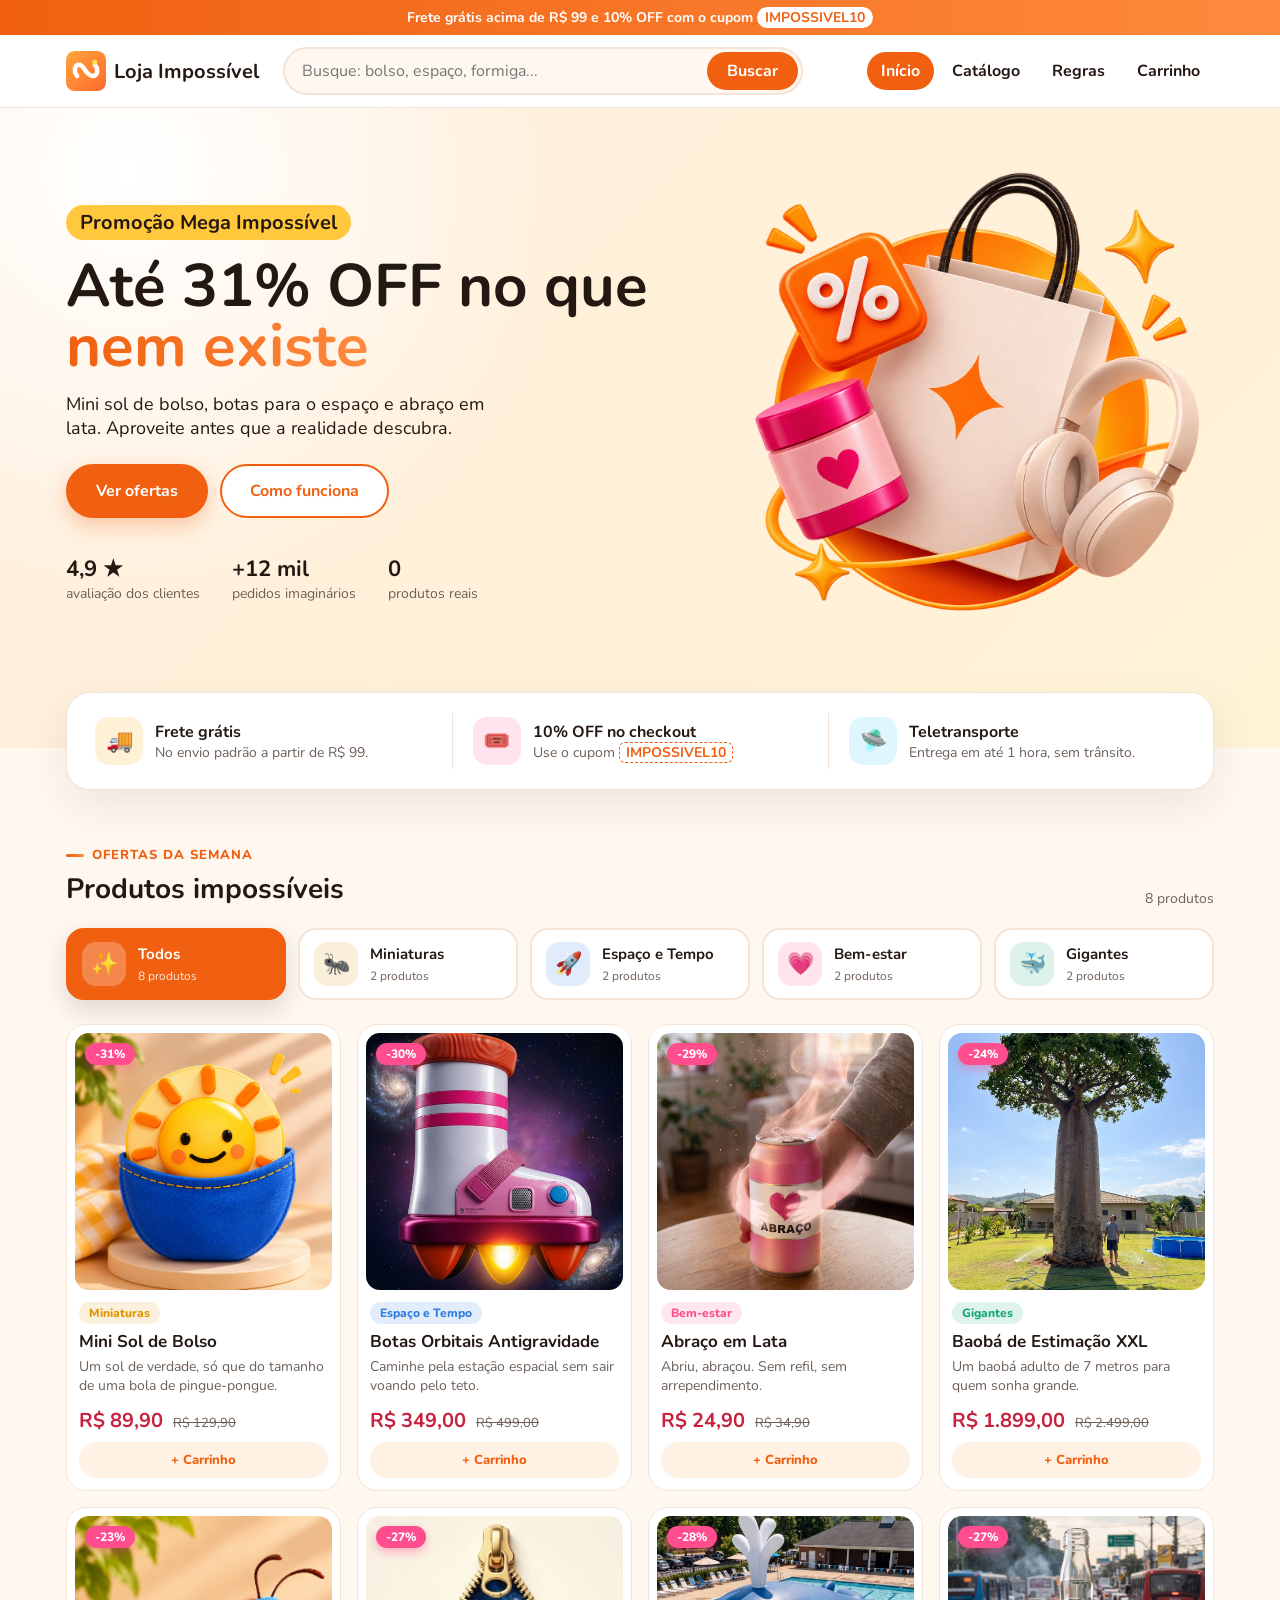
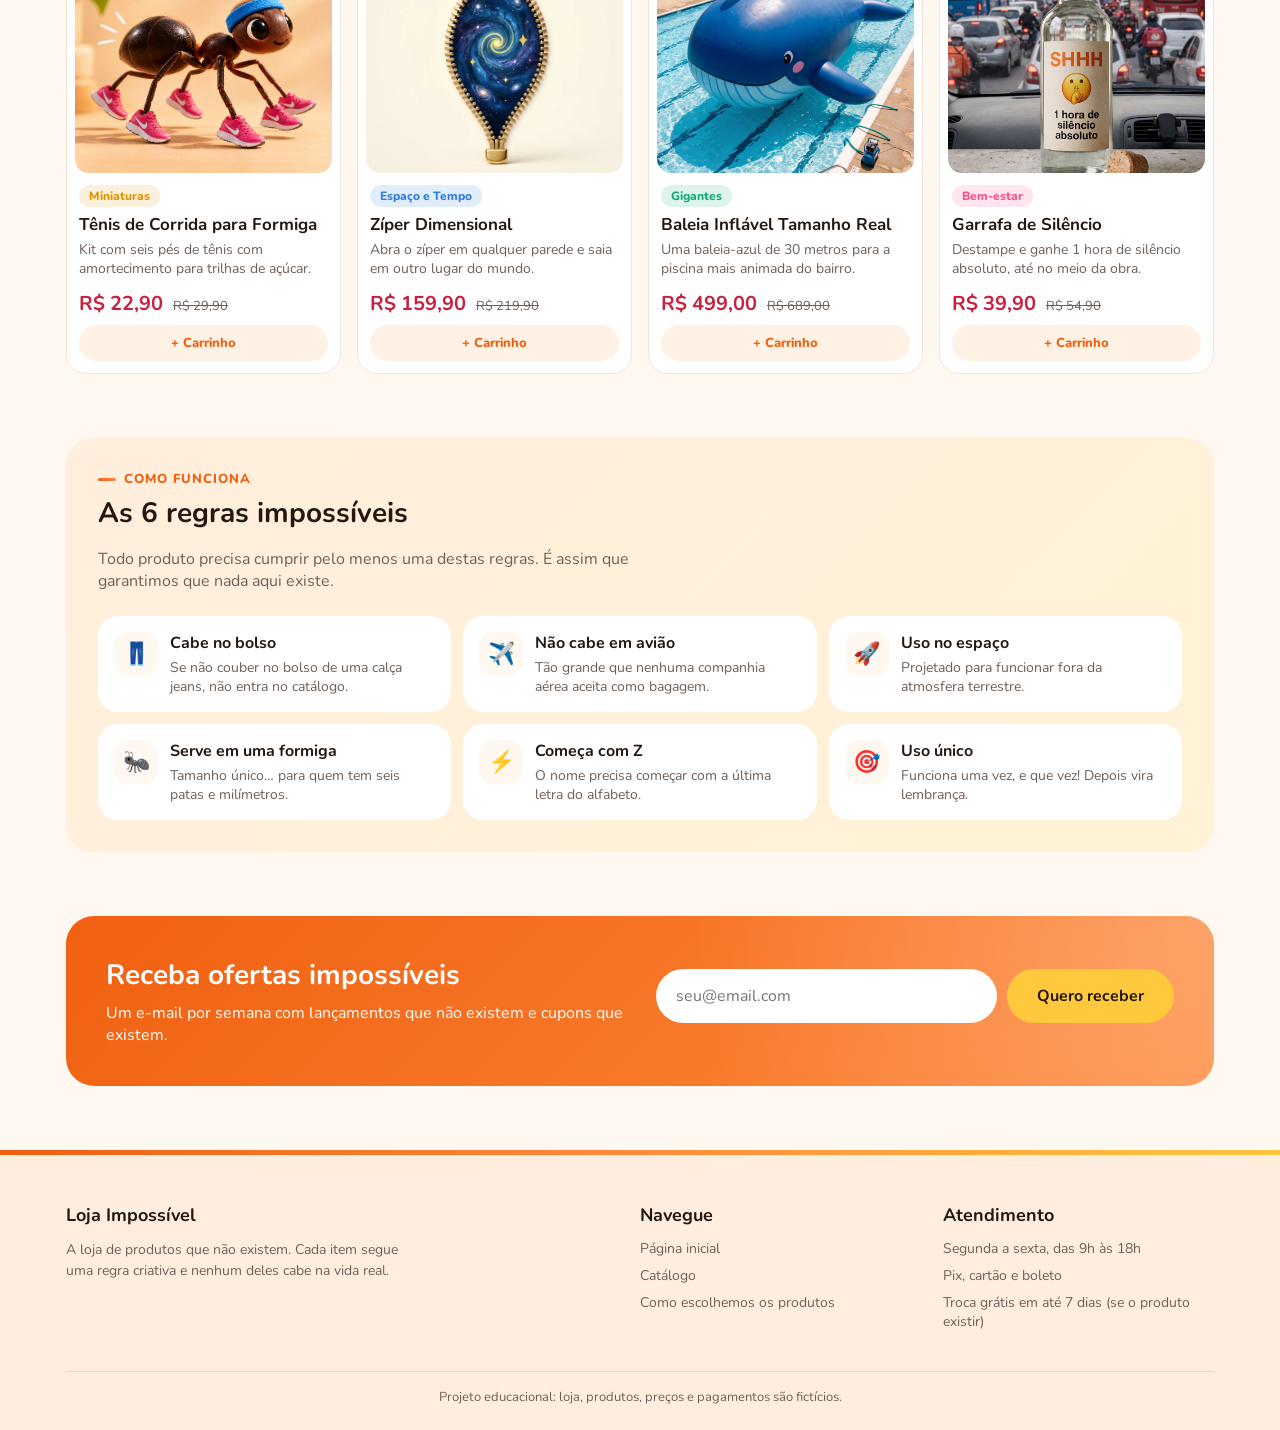
<file: index.html>
<!DOCTYPE html>
<html lang="pt-br">
<head>
    <meta charset="UTF-8">
    <meta name="viewport" content="width=device-width, initial-scale=1.0">
    <title>Loja Impossível</title>
    <link rel="preconnect" href="https://fonts.googleapis.com">
    <link rel="preconnect" href="https://fonts.gstatic.com" crossorigin>
    <link rel="stylesheet" href="https://fonts.googleapis.com/css2?family=Nunito:wght@400;700;800&display=swap">
    <link rel="stylesheet" href="css/styles.css">
    <link rel="icon" href="img/favicon.svg" type="image/svg+xml">
</head>
<body>

    <p class="faixa-promo">
        Frete grátis acima de R$ 99 e 10% OFF com o cupom <strong>IMPOSSIVEL10</strong>
    </p>

    <header>
        <div class="container cabecalho-linha">

            <a class="logo" href="index.html"><img src="img/favicon.svg" alt="">Loja Impossível</a>

            <form class="busca" action="index.html">
                <label class="sr-only" for="busca">Buscar produtos</label>
                <input type="search" id="busca" name="busca" placeholder="Busque: bolso, espaço, formiga...">
                <button>Buscar</button>
            </form>

            <nav class="menu">
                <ul>
                    <li><a href="index.html" aria-current="page">Início</a></li>
                    <li><a href="index.html#catalogo">Catálogo</a></li>
                    <li><a href="index.html#regras">Regras</a></li>
                    <li><a href="pages/checkout.html">Carrinho <span class="carrinho-contador" hidden>0</span></a></li>
                </ul>
            </nav>

        </div>
    </header>

    <main>

        <section class="destaque">
            <div class="container destaque-conteudo">
                <div class="destaque-texto">
                    <p class="destaque-selo">Promoção Mega Impossível</p>
                    <h1>Até 31% OFF no que <span class="destaque-cor">nem existe</span></h1>
                    <p class="destaque-descricao">Mini sol de bolso, botas para o espaço e abraço em lata. Aproveite antes que a realidade descubra.</p>
                    <div class="destaque-botoes">
                        <a class="botao" href="#catalogo">Ver ofertas</a>
                        <a class="botao botao-claro" href="#regras">Como funciona</a>
                    </div>
                    <ul class="destaque-provas">
                        <li><strong>4,9 ★</strong> avaliação dos clientes</li>
                        <li><strong>+12 mil</strong> pedidos imaginários</li>
                        <li><strong>0</strong> produtos reais</li>
                    </ul>
                </div>
                <img class="destaque-imagem" src="img/sacola.png" alt="Sacola de compras cercada de ofertas: selo de desconto, pote com coração e fone de ouvido">
            </div>
        </section>

        <div class="container">

            <ul class="vantagens" aria-label="Vantagens">
                <li>
                    <span class="vantagens-icone" aria-hidden="true">🚚</span>
                    <div>
                        <strong>Frete grátis</strong>
                        <p>No envio padrão a partir de R$ 99.</p>
                    </div>
                </li>
                <li>
                    <span class="vantagens-icone" aria-hidden="true">🎟️</span>
                    <div>
                        <strong>10% OFF no checkout</strong>
                        <p>Use o cupom <strong>IMPOSSIVEL10</strong></p>
                    </div>
                </li>
                <li>
                    <span class="vantagens-icone" aria-hidden="true">🛸</span>
                    <div>
                        <strong>Teletransporte</strong>
                        <p>Entrega em até 1 hora, sem trânsito.</p>
                    </div>
                </li>
            </ul>

            <section class="secao" id="catalogo">
                <div class="secao-topo">
                    <div>
                        <p class="secao-rotulo">Ofertas da semana</p>
                        <h2>Produtos impossíveis</h2>
                    </div>
                    <p class="catalogo-contagem"></p>
                </div>

                <div class="filtros" role="group" aria-label="Filtrar por categoria"></div>

                <div class="produtos"></div>

                <p class="catalogo-vazio" hidden>Nenhum produto encontrado. Tente outra palavra ou categoria.</p>
            </section>

            <section class="secao regras" id="regras">
                <p class="secao-rotulo">Como funciona</p>
                <h2>As 6 regras impossíveis</h2>
                <p class="regras-intro">Todo produto precisa cumprir pelo menos uma destas regras. É assim que garantimos que nada aqui existe.</p>

                <ul class="regras-lista">
                    <li>
                        <span class="regras-icone" aria-hidden="true">👖</span>
                        <div>
                            <strong>Cabe no bolso</strong>
                            <p>Se não couber no bolso de uma calça jeans, não entra no catálogo.</p>
                        </div>
                    </li>
                    <li>
                        <span class="regras-icone" aria-hidden="true">✈️</span>
                        <div>
                            <strong>Não cabe em avião</strong>
                            <p>Tão grande que nenhuma companhia aérea aceita como bagagem.</p>
                        </div>
                    </li>
                    <li>
                        <span class="regras-icone" aria-hidden="true">🚀</span>
                        <div>
                            <strong>Uso no espaço</strong>
                            <p>Projetado para funcionar fora da atmosfera terrestre.</p>
                        </div>
                    </li>
                    <li>
                        <span class="regras-icone" aria-hidden="true">🐜</span>
                        <div>
                            <strong>Serve em uma formiga</strong>
                            <p>Tamanho único… para quem tem seis patas e milímetros.</p>
                        </div>
                    </li>
                    <li>
                        <span class="regras-icone" aria-hidden="true">⚡</span>
                        <div>
                            <strong>Começa com Z</strong>
                            <p>O nome precisa começar com a última letra do alfabeto.</p>
                        </div>
                    </li>
                    <li>
                        <span class="regras-icone" aria-hidden="true">🎯</span>
                        <div>
                            <strong>Uso único</strong>
                            <p>Funciona uma vez, e que vez! Depois vira lembrança.</p>
                        </div>
                    </li>
                </ul>
            </section>

            <section class="secao novidades">
                <div class="novidades-texto">
                    <h2>Receba ofertas impossíveis</h2>
                    <p>Um e-mail por semana com lançamentos que não existem e cupons que existem.</p>
                </div>
                <form class="novidades-form" novalidate>
                    <label class="sr-only" for="novidades-email">Seu e-mail</label>
                    <input type="email" id="novidades-email" name="email" placeholder="seu@email.com">
                    <button class="botao" type="submit">Quero receber</button>
                    <p class="novidades-mensagem" role="status"></p>
                </form>
            </section>

        </div>

    </main>

    <footer>
        <div class="container">

            <div class="rodape-grade">

                <section>
                    <h2>Loja Impossível</h2>
                    <p>A loja de produtos que não existem. Cada item segue uma regra criativa e nenhum deles cabe na vida real.</p>
                </section>

                <nav>
                    <h2>Navegue</h2>
                    <ul>
                        <li><a href="index.html">Página inicial</a></li>
                        <li><a href="index.html#catalogo">Catálogo</a></li>
                        <li><a href="index.html#regras">Como escolhemos os produtos</a></li>
                    </ul>
                </nav>

                <section>
                    <h2>Atendimento</h2>
                    <ul>
                        <li>Segunda a sexta, das 9h às 18h</li>
                        <li>Pix, cartão e boleto</li>
                        <li>Troca grátis em até 7 dias (se o produto existir)</li>
                    </ul>
                </section>

            </div>

            <p class="rodape-aviso">Projeto educacional: loja, produtos, preços e pagamentos são fictícios.</p>

        </div>
    </footer>

    <script src="js/produtos.js"></script>
    <script src="js/carrinho.js"></script>
    <script src="js/index.js"></script>

</body>
</html>
</file>
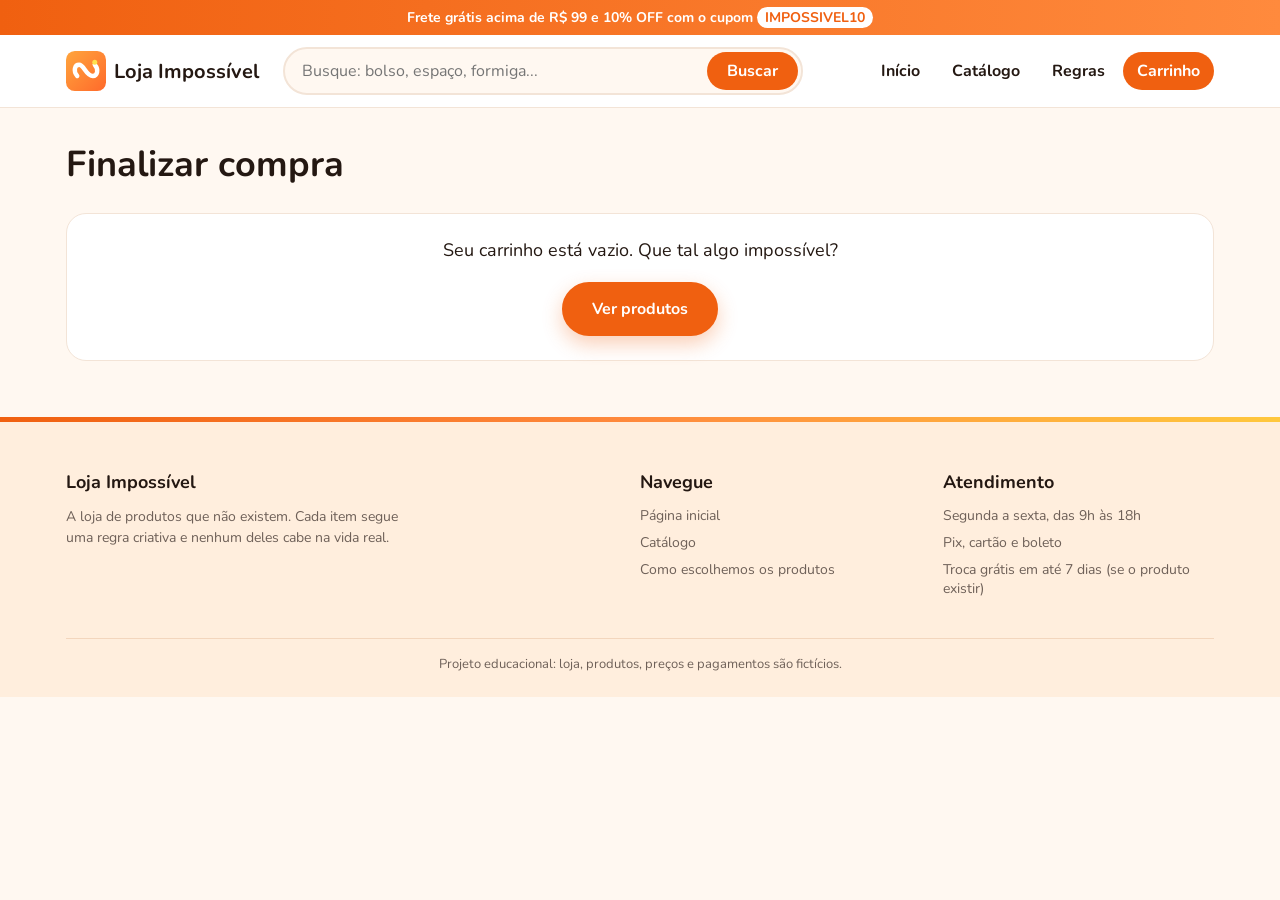
<file: pages/checkout.html>
<!DOCTYPE html>
<html lang="pt-br">
<head>
    <meta charset="UTF-8">
    <meta name="viewport" content="width=device-width, initial-scale=1.0">
    <title>Finalizar compra | Loja Impossível</title>
    <link rel="preconnect" href="https://fonts.googleapis.com">
    <link rel="preconnect" href="https://fonts.gstatic.com" crossorigin>
    <link rel="stylesheet" href="https://fonts.googleapis.com/css2?family=Nunito:wght@400;700;800&display=swap">
    <link rel="stylesheet" href="../css/styles.css">
    <link rel="icon" href="../img/favicon.svg" type="image/svg+xml">
</head>
<body>

    <p class="faixa-promo">
        Frete grátis acima de R$ 99 e 10% OFF com o cupom <strong>IMPOSSIVEL10</strong>
    </p>

    <header>
        <div class="container cabecalho-linha">

            <a class="logo" href="../index.html"><img src="../img/favicon.svg" alt="">Loja Impossível</a>

            <form class="busca" action="../index.html">
                <label class="sr-only" for="busca">Buscar produtos</label>
                <input type="search" id="busca" name="busca" placeholder="Busque: bolso, espaço, formiga...">
                <button>Buscar</button>
            </form>

            <nav class="menu">
                <ul>
                    <li><a href="../index.html">Início</a></li>
                    <li><a href="../index.html#catalogo">Catálogo</a></li>
                    <li><a href="../index.html#regras">Regras</a></li>
                    <li><a href="checkout.html" aria-current="page">Carrinho <span class="carrinho-contador" hidden>0</span></a></li>
                </ul>
            </nav>

        </div>
    </header>

    <main class="pagina">
        <div class="container">

            <h1 class="pagina-titulo">Finalizar compra</h1>

            <section class="carrinho-vazio painel" hidden>
                <p>Seu carrinho está vazio. Que tal algo impossível?</p>
                <a class="botao" href="../index.html#catalogo">Ver produtos</a>
            </section>

            <div class="checkout">

                <form class="checkout-form" novalidate>

                    <fieldset class="painel">
                        <legend>1. Seus dados</legend>

                        <div class="campo">
                            <label for="nome">Nome completo</label>
                            <input type="text" id="nome" name="nome" autocomplete="name">
                            <p class="campo-erro"></p>
                        </div>

                        <div class="campos-linha">
                            <div class="campo">
                                <label for="email">E-mail</label>
                                <input type="email" id="email" name="email" autocomplete="email">
                                <p class="campo-erro"></p>
                            </div>
                            <div class="campo">
                                <label for="telefone">Celular</label>
                                <input type="tel" id="telefone" name="telefone" autocomplete="tel" placeholder="(11) 91234-5678">
                                <p class="campo-erro"></p>
                            </div>
                        </div>
                    </fieldset>

                    <fieldset class="painel">
                        <legend>2. Entrega</legend>

                        <div class="campos-linha">
                            <div class="campo">
                                <label for="cep">CEP</label>
                                <input type="text" id="cep" name="cep" inputmode="numeric" placeholder="00000-000" maxlength="9" autocomplete="postal-code">
                                <p class="campo-erro"></p>
                                <p class="campo-info" role="status"></p>
                            </div>
                            <div class="campo">
                                <label for="cidade">Cidade / UF</label>
                                <input type="text" id="cidade" name="cidade" placeholder="São Paulo / SP">
                                <p class="campo-erro"></p>
                            </div>
                        </div>

                        <div class="campos-linha">
                            <div class="campo campo-largo">
                                <label for="endereco">Endereço</label>
                                <input type="text" id="endereco" name="endereco" autocomplete="street-address">
                                <p class="campo-erro"></p>
                            </div>
                            <div class="campo">
                                <label for="numero">Número</label>
                                <input type="text" id="numero" name="numero">
                                <p class="campo-erro"></p>
                            </div>
                        </div>

                        <p class="opcoes-titulo">Tipo de entrega</p>
                        <div class="opcoes">
                            <label class="opcao">
                                <input type="radio" name="frete" value="padrao" checked>
                                <span>
                                    <strong>Padrão</strong>
                                    <small>5 a 7 dias úteis · grátis acima de R$ 99</small>
                                </span>
                                <span class="opcao-preco" data-frete="padrao"></span>
                            </label>
                            <label class="opcao">
                                <input type="radio" name="frete" value="teletransporte">
                                <span>
                                    <strong>Teletransporte</strong>
                                    <small>Em até 1 hora, sem trânsito</small>
                                </span>
                                <span class="opcao-preco" data-frete="teletransporte"></span>
                            </label>
                        </div>
                    </fieldset>

                    <fieldset class="painel">
                        <legend>3. Pagamento</legend>

                        <div class="opcoes">
                            <label class="opcao">
                                <input type="radio" name="pagamento" value="pix" checked>
                                <span><strong>Pix</strong><small>Aprovação na hora</small></span>
                            </label>
                            <label class="opcao">
                                <input type="radio" name="pagamento" value="cartao">
                                <span><strong>Cartão de crédito</strong><small>Até 10x sem juros</small></span>
                            </label>
                            <label class="opcao">
                                <input type="radio" name="pagamento" value="boleto">
                                <span><strong>Boleto</strong><small>Vence em 3 dias úteis</small></span>
                            </label>
                        </div>

                        <div class="cartao-campos" hidden>
                            <div class="campo">
                                <label for="cartao-numero">Número do cartão</label>
                                <input type="text" id="cartao-numero" name="cartao-numero" inputmode="numeric" placeholder="0000 0000 0000 0000" maxlength="19" autocomplete="cc-number">
                                <p class="campo-erro"></p>
                            </div>
                            <div class="campos-linha">
                                <div class="campo">
                                    <label for="cartao-validade">Validade</label>
                                    <input type="text" id="cartao-validade" name="cartao-validade" inputmode="numeric" placeholder="MM/AA" maxlength="5" autocomplete="cc-exp">
                                    <p class="campo-erro"></p>
                                </div>
                                <div class="campo">
                                    <label for="cartao-cvv">CVV</label>
                                    <input type="text" id="cartao-cvv" name="cartao-cvv" inputmode="numeric" placeholder="123" maxlength="3" autocomplete="cc-csc">
                                    <p class="campo-erro"></p>
                                </div>
                            </div>
                        </div>
                    </fieldset>

                    <button class="botao botao-grande" type="submit">Confirmar pedido</button>
                </form>

                <aside class="resumo painel">
                    <h2>Resumo do pedido</h2>

                    <ul class="resumo-itens"></ul>

                    <form class="cupom">
                        <label for="cupom">Cupom de desconto</label>
                        <div class="cupom-linha">
                            <input type="text" id="cupom" name="cupom" placeholder="IMPOSSIVEL10">
                            <button type="submit">Aplicar</button>
                        </div>
                        <p class="cupom-mensagem" role="status"></p>
                    </form>

                    <dl class="resumo-totais">
                        <div><dt>Subtotal</dt><dd class="total-subtotal"></dd></div>
                        <div><dt>Desconto</dt><dd class="total-desconto"></dd></div>
                        <div><dt>Frete</dt><dd class="total-frete"></dd></div>
                        <div class="resumo-total"><dt>Total</dt><dd class="total-geral"></dd></div>
                    </dl>
                </aside>

            </div>

        </div>
    </main>

    <footer>
        <div class="container">

            <div class="rodape-grade">

                <section>
                    <h2>Loja Impossível</h2>
                    <p>A loja de produtos que não existem. Cada item segue uma regra criativa e nenhum deles cabe na vida real.</p>
                </section>

                <nav>
                    <h2>Navegue</h2>
                    <ul>
                        <li><a href="../index.html">Página inicial</a></li>
                        <li><a href="../index.html#catalogo">Catálogo</a></li>
                        <li><a href="../index.html#regras">Como escolhemos os produtos</a></li>
                    </ul>
                </nav>

                <section>
                    <h2>Atendimento</h2>
                    <ul>
                        <li>Segunda a sexta, das 9h às 18h</li>
                        <li>Pix, cartão e boleto</li>
                        <li>Troca grátis em até 7 dias (se o produto existir)</li>
                    </ul>
                </section>

            </div>

            <p class="rodape-aviso">Projeto educacional: loja, produtos, preços e pagamentos são fictícios.</p>

        </div>
    </footer>

    <script src="../js/produtos.js"></script>
    <script src="../js/carrinho.js"></script>
    <script src="../js/checkout.js"></script>

</body>
</html>
</file>
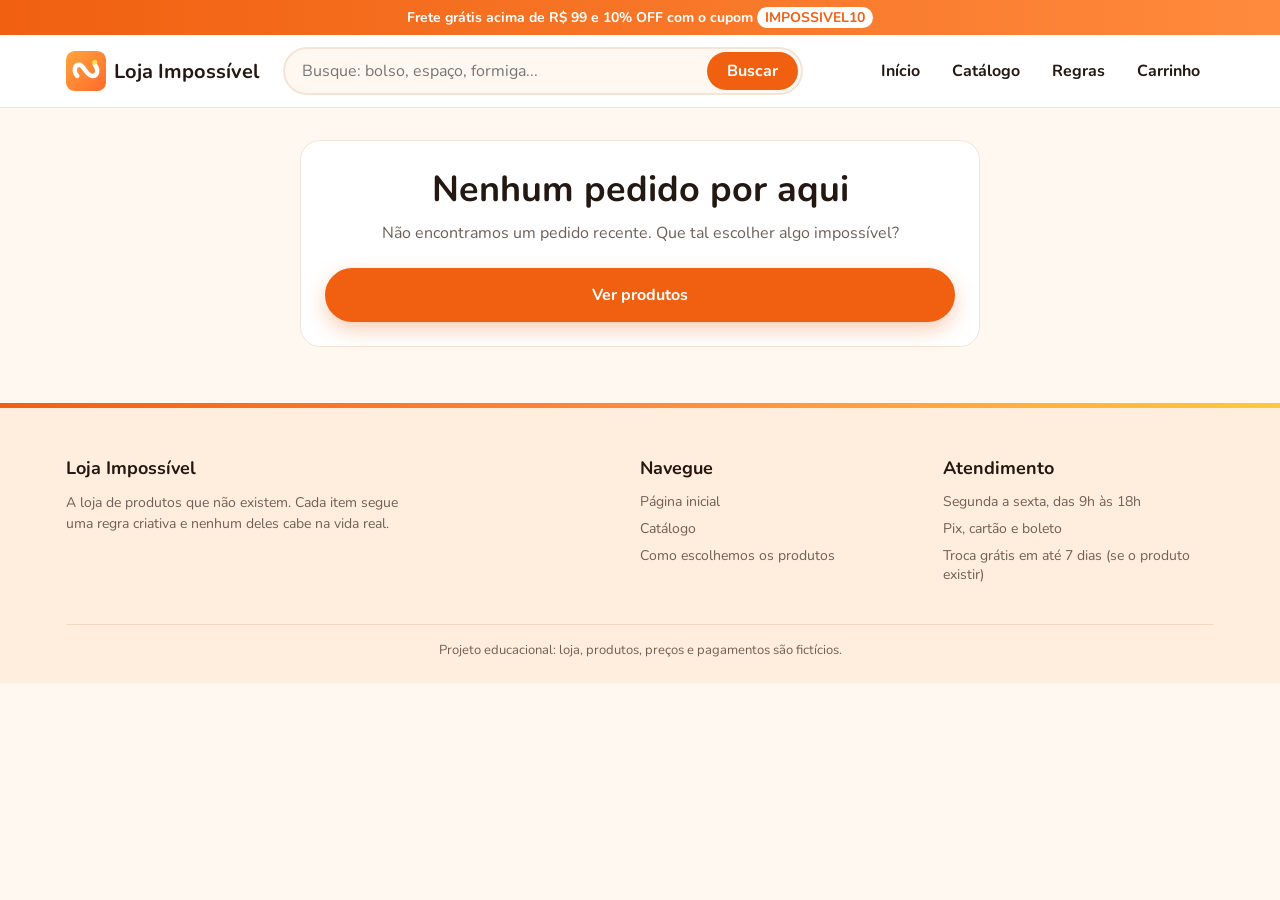
<file: pages/sucesso.html>
<!DOCTYPE html>
<html lang="pt-br">
<head>
    <meta charset="UTF-8">
    <meta name="viewport" content="width=device-width, initial-scale=1.0">
    <title>Pedido confirmado | Loja Impossível</title>
    <link rel="preconnect" href="https://fonts.googleapis.com">
    <link rel="preconnect" href="https://fonts.gstatic.com" crossorigin>
    <link rel="stylesheet" href="https://fonts.googleapis.com/css2?family=Nunito:wght@400;700;800&display=swap">
    <link rel="stylesheet" href="../css/styles.css">
    <link rel="icon" href="../img/favicon.svg" type="image/svg+xml">
</head>
<body>

    <p class="faixa-promo">
        Frete grátis acima de R$ 99 e 10% OFF com o cupom <strong>IMPOSSIVEL10</strong>
    </p>

    <header>
        <div class="container cabecalho-linha">

            <a class="logo" href="../index.html"><img src="../img/favicon.svg" alt="">Loja Impossível</a>

            <form class="busca" action="../index.html">
                <label class="sr-only" for="busca">Buscar produtos</label>
                <input type="search" id="busca" name="busca" placeholder="Busque: bolso, espaço, formiga...">
                <button>Buscar</button>
            </form>

            <nav class="menu">
                <ul>
                    <li><a href="../index.html">Início</a></li>
                    <li><a href="../index.html#catalogo">Catálogo</a></li>
                    <li><a href="../index.html#regras">Regras</a></li>
                    <li><a href="checkout.html">Carrinho <span class="carrinho-contador" hidden>0</span></a></li>
                </ul>
            </nav>

        </div>
    </header>

    <main class="pagina">
        <div class="container">

            <section class="sucesso painel">
                <p class="sucesso-icone" aria-hidden="true">✓</p>
                <h1>Pedido confirmado!</h1>
                <p class="sucesso-texto">Obrigado, <strong class="sucesso-nome"></strong>! Enviamos os detalhes para <strong class="sucesso-email"></strong>.</p>

                <dl class="sucesso-dados">
                    <div><dt>Número do pedido</dt><dd class="sucesso-numero"></dd></div>
                    <div><dt>Data</dt><dd class="sucesso-data"></dd></div>
                    <div><dt>Entrega</dt><dd class="sucesso-entrega"></dd></div>
                    <div><dt>Endereço</dt><dd class="sucesso-endereco"></dd></div>
                </dl>

                <div class="sucesso-pagamento"></div>

                <h2>Itens</h2>
                <ul class="resumo-itens"></ul>

                <dl class="resumo-totais">
                    <div><dt>Subtotal</dt><dd class="total-subtotal"></dd></div>
                    <div><dt>Desconto</dt><dd class="total-desconto"></dd></div>
                    <div><dt>Frete</dt><dd class="total-frete"></dd></div>
                    <div class="resumo-total"><dt>Total</dt><dd class="total-geral"></dd></div>
                </dl>

                <a class="botao" href="../index.html">Voltar à loja</a>
            </section>

            <section class="sucesso painel sucesso-vazio" hidden>
                <h1>Nenhum pedido por aqui</h1>
                <p class="sucesso-texto">Não encontramos um pedido recente. Que tal escolher algo impossível?</p>
                <a class="botao" href="../index.html#catalogo">Ver produtos</a>
            </section>

        </div>
    </main>

    <footer>
        <div class="container">

            <div class="rodape-grade">

                <section>
                    <h2>Loja Impossível</h2>
                    <p>A loja de produtos que não existem. Cada item segue uma regra criativa e nenhum deles cabe na vida real.</p>
                </section>

                <nav>
                    <h2>Navegue</h2>
                    <ul>
                        <li><a href="../index.html">Página inicial</a></li>
                        <li><a href="../index.html#catalogo">Catálogo</a></li>
                        <li><a href="../index.html#regras">Como escolhemos os produtos</a></li>
                    </ul>
                </nav>

                <section>
                    <h2>Atendimento</h2>
                    <ul>
                        <li>Segunda a sexta, das 9h às 18h</li>
                        <li>Pix, cartão e boleto</li>
                        <li>Troca grátis em até 7 dias (se o produto existir)</li>
                    </ul>
                </section>

            </div>

            <p class="rodape-aviso">Projeto educacional: loja, produtos, preços e pagamentos são fictícios.</p>

        </div>
    </footer>

    <script src="../js/produtos.js"></script>
    <script src="../js/carrinho.js"></script>
    <script src="../js/sucesso.js"></script>

</body>
</html>
</file>
<file: css/styles.css>
/* ========== Base ========== */

* {
    margin: 0;
    padding: 0;
    box-sizing: border-box;
}

body {
    font-family: "Nunito", Arial, sans-serif;
    color: #241812;
    background-color: #fff8f1;
}

[hidden] {
    display: none !important;
}

button {
    cursor: pointer;
}

img {
    display: block;
    max-width: 100%;
}

.container {
    max-width: 1180px;
    margin: 0 auto;
    padding: 0 16px;
}

.sr-only {
    position: absolute;
    width: 1px;
    height: 1px;
    overflow: hidden;
    clip: rect(0, 0, 0, 0);
    white-space: nowrap;
}

.botao {
    display: inline-block;
    padding: 14px 28px;
    border-radius: 999px;
    border: 2px solid #f06010;
    background-color: #f06010;
    color: #ffffff;
    font: inherit;
    font-weight: bold;
    text-align: center;
    text-decoration: none;
    box-shadow: 0 8px 20px rgba(240, 96, 16, 0.3);
    transition: background-color 0.2s, transform 0.2s;
}

.botao:hover {
    background-color: #d44f08;
    border-color: #d44f08;
    transform: translateY(-2px);
}

.botao-claro {
    background-color: #ffffff;
    color: #f06010;
    box-shadow: none;
}

.botao-claro:hover {
    background-color: #fff1e4;
    border-color: #f06010;
}

.botao-grande {
    width: 100%;
    padding: 18px;
    font-size: 18px;
}

.painel {
    padding: 24px;
    background-color: #ffffff;
    border: 1px solid #f3e4d7;
    border-radius: 20px;
}

.pagina {
    padding: 32px 0 56px;
}

.pagina-titulo {
    margin-bottom: 24px;
    font-size: 36px;
}


/* ========== Faixa de promoção ========== */

.faixa-promo {
    background-image: linear-gradient(90deg, #f06010, #ff8a3d);
    color: #ffffff;
    text-align: center;
    font-size: 14px;
    font-weight: bold;
    padding: 8px 16px;
}

.faixa-promo strong {
    padding: 1px 8px;
    border-radius: 999px;
    background-color: #ffffff;
    color: #f06010;
}


/* ========== Cabeçalho ========== */

header {
    padding: 12px 0;
    background-color: #ffffff;
    border-bottom: 1px solid #f3e4d7;
}

.cabecalho-linha {
    display: flex;
    align-items: center;
    gap: 24px;
}

.logo {
    display: flex;
    align-items: center;
    gap: 8px;
    color: #241812;
    text-decoration: none;
    font-weight: bold;
    font-size: 20px;
}

.logo img {
    width: 40px;
    height: 40px;
}

.busca {
    flex: 1;
    max-width: 520px;
    display: flex;
    background-color: #fff8f1;
    border: 2px solid #f3e4d7;
    border-radius: 999px;
    padding: 3px;
}

.busca input {
    flex: 1;
    border: 0;
    padding: 8px 14px;
    font: inherit;
    background-color: transparent;
}

.busca input:focus {
    outline: none;
}

.busca:focus-within {
    border-color: #f06010;
    background-color: #ffffff;
}

.busca button {
    border: 0;
    border-radius: 999px;
    padding: 0 20px;
    background-color: #f06010;
    color: #ffffff;
    font: inherit;
    font-weight: bold;
}

.busca button:hover {
    background-color: #d44f08;
}

.menu {
    margin-left: auto;
}

.menu ul {
    display: flex;
    gap: 4px;
    list-style: none;
}

.menu a {
    display: block;
    padding: 8px 14px;
    border-radius: 999px;
    color: #241812;
    text-decoration: none;
    font-weight: bold;
}

.menu a:hover {
    background-color: #fff1e4;
}

.menu a[aria-current="page"] {
    background-color: #f06010;
    color: #ffffff;
}

.carrinho-contador {
    display: inline-block;
    min-width: 22px;
    padding: 1px 6px;
    margin-left: 2px;
    border-radius: 999px;
    background-color: #ffc83d;
    color: #241812;
    font-size: 13px;
    text-align: center;
}


/* ========== Destaque ========== */

.destaque {
    padding: 56px 0 104px;
    background-color: #fff0e2;
    background-image:
    radial-gradient(circle at 10% 10%, #ffffff 0, transparent 35%),
    linear-gradient(135deg, #ffeedd 0%, #fff3d6 100%);
}

.destaque-conteudo {
    display: flex;
    align-items: center;
    gap: 32px;
}

.destaque-texto {
    flex: 1;
}

.destaque img {
    width: 44%;
    max-width: 500px;
    margin: 0 auto;
}

.destaque-botoes {
    display: flex;
    flex-wrap: wrap;
    gap: 12px;
}

.destaque-provas {
    display: flex;
    flex-wrap: wrap;
    gap: 32px;
    margin-top: 36px;
    list-style: none;
    font-size: 14px;
    color: #6e6058;
}

.destaque-provas strong {
    display: block;
    font-size: 22px;
    color: #241812;
}

.destaque-selo {
    display: inline-block;
    background-color: #ffc83d;
    padding: 4px 14px;
    border-radius: 999px;
    font-size: 20px;
    font-weight: bold;
    margin-bottom: 16px;
}

.destaque h1 {
    font-size: 60px;
    line-height: 1;
    margin-bottom: 16px;
}

.destaque-cor {
    background-image: linear-gradient(90deg, #f06010, #ff8a3d);
    -webkit-background-clip: text;
    background-clip: text;
    color: transparent;
}

.destaque-descricao {
    font-size: 18px;
    max-width: 420px;
    margin-bottom: 24px;
}


/* ========== Vantagens ========== */

.vantagens {
    position: relative;
    display: grid;
    grid-template-columns: repeat(3, 1fr);
    list-style: none;
    margin: -56px 0 56px;
    padding: 20px 8px;
    background-color: #ffffff;
    border: 1px solid #f3e4d7;
    border-radius: 24px;
    box-shadow: 0 16px 40px rgba(36, 24, 18, 0.08);
}

.vantagens li {
    display: flex;
    align-items: center;
    gap: 12px;
    padding: 4px 20px;
}

.vantagens li + li {
    border-left: 1px solid #f3e4d7;
}

.vantagens-icone {
    display: flex;
    align-items: center;
    justify-content: center;
    flex: none;
    width: 48px;
    height: 48px;
    background-color: #fff8f1;
    border-radius: 14px;
    font-size: 22px;
}

.vantagens li:nth-child(1) .vantagens-icone { background-color: #fff1d6; }
.vantagens li:nth-child(2) .vantagens-icone { background-color: #ffe3ee; }
.vantagens li:nth-child(3) .vantagens-icone { background-color: #dff6ff; }

.vantagens p {
    font-size: 14px;
    color: #6e6058;
}

.vantagens p strong {
    padding: 0 6px;
    border: 1.5px dashed #f06010;
    border-radius: 6px;
    color: #f06010;
}


/* ========== Seções do main ========== */

.secao {
    margin-bottom: 64px;
}

main h2 {
    font-size: 28px;
    margin-bottom: 16px;
}

.secao-topo {
    display: flex;
    align-items: flex-end;
    justify-content: space-between;
    gap: 12px;
    margin-bottom: 20px;
}

.secao-topo h2 {
    margin-bottom: 0;
}

.secao-rotulo {
    margin-bottom: 6px;
    font-size: 13px;
    font-weight: 800;
    text-transform: uppercase;
    letter-spacing: 1px;
    color: #f06010;
}

.secao-rotulo::before {
    content: "";
    display: inline-block;
    width: 18px;
    height: 3px;
    margin-right: 8px;
    vertical-align: middle;
    border-radius: 2px;
    background-image: linear-gradient(90deg, #f06010, #ff8a3d);
}


/* ========== Catálogo ========== */

.catalogo-contagem {
    color: #6e6058;
    font-size: 14px;
}

.filtros {
    display: grid;
    grid-template-columns: repeat(5, 1fr);
    gap: 12px;
    margin-bottom: 24px;
}

.filtro {
    display: grid;
    grid-template-columns: auto 1fr;
    align-items: center;
    column-gap: 12px;
    padding: 12px 14px;
    border: 2px solid #f3e4d7;
    border-radius: 18px;
    background-color: #ffffff;
    color: #241812;
    font: inherit;
    text-align: left;
    transition: transform 0.2s, border-color 0.2s, box-shadow 0.2s;
}

.filtro:hover {
    transform: translateY(-2px);
    border-color: var(--cor);
}

.filtro[aria-pressed="true"] {
    background-color: var(--cor);
    border-color: var(--cor);
    color: #ffffff;
    box-shadow: 0 10px 24px rgba(36, 24, 18, 0.15);
}

.filtro-icone {
    grid-row: span 2;
    display: flex;
    align-items: center;
    justify-content: center;
    width: 44px;
    height: 44px;
    border-radius: 14px;
    background-color: color-mix(in srgb, var(--cor) 15%, #ffffff);
    font-size: 22px;
}

.filtro strong {
    font-size: 15px;
}

.filtro-qtd {
    font-size: 12px;
    color: #6e6058;
}

.filtro[aria-pressed="true"] .filtro-icone {
    background-color: rgba(255, 255, 255, 0.25);
}

.filtro[aria-pressed="true"] .filtro-qtd {
    color: rgba(255, 255, 255, 0.85);
}

.catalogo-vazio {
    padding: 32px;
    text-align: center;
    color: #6e6058;
    background-color: #ffffff;
    border: 1px dashed #ffc9a3;
    border-radius: 20px;
}

.produtos {
    display: grid;
    grid-template-columns: repeat(4, 1fr);
    gap: 16px;
}

.card {
    display: flex;
    flex-direction: column;
    padding: 8px;
    background-color: #ffffff;
    border: 1px solid #f3e4d7;
    border-radius: 20px;
    transition: transform 0.2s, box-shadow 0.2s;
}

.card:hover {
    transform: translateY(-4px);
    box-shadow: 0 16px 32px rgba(36, 24, 18, 0.10);
}

.card-imagem {
    position: relative;
    display: block;
}

.card img {
    width: 100%;
    aspect-ratio: 1 / 1;
    object-fit: cover;
    border-radius: 14px;
}

.card-selo {
    position: absolute;
    top: 10px;
    left: 10px;
    padding: 3px 10px;
    border-radius: 999px;
    background-color: #ff4d8d;
    color: #ffffff;
    font-size: 12px;
    font-weight: 800;
    box-shadow: 0 4px 10px rgba(255, 77, 141, 0.4);
}

.card-categoria {
    align-self: flex-start;
    margin: 12px 4px 6px;
    padding: 3px 10px;
    border-radius: 999px;
    background-color: color-mix(in srgb, var(--cor) 14%, #ffffff);
    color: var(--cor);
    font-size: 12px;
    font-weight: 800;
}

.card-titulo {
    margin: 0 4px 4px;
    font-size: 17px;
}

.card-titulo a {
    color: #241812;
    text-decoration: none;
}

.card-titulo a:hover {
    text-decoration: underline;
}

.card-descricao {
    margin: 0 4px 12px;
    font-size: 14px;
    color: #6e6058;
}

.card-compra {
    display: flex;
    flex-wrap: wrap;
    align-items: center;
    justify-content: space-between;
    gap: 8px;
    margin: auto 4px 4px;
}

.card-botao {
    width: 100%;
    padding: 9px 12px;
    border: 0;
    border-radius: 999px;
    background-color: #fff1e4;
    color: #f06010;
    font: inherit;
    font-size: 13px;
    font-weight: 800;
    transition: background-color 0.2s, color 0.2s;
}

.card-botao:hover {
    background-color: #f06010;
    color: #ffffff;
}

.card-botao:disabled {
    background-color: #16a974;
    color: #ffffff;
    cursor: default;
}

.card-preco strong {
    font-size: 20px;
    color: #c8213f;
}

.card-preco s {
    margin-left: 6px;
    font-size: 13px;
    color: #6e6058;
}

/* ========== Regras ========== */

.regras {
    padding: 32px;
    background-image: linear-gradient(135deg, #ffeedd 0%, #fff3d6 100%);
    border-radius: 28px;
}

.regras-intro {
    max-width: 560px;
    margin-bottom: 24px;
    color: #6e6058;
}

.regras-lista {
    display: grid;
    grid-template-columns: repeat(3, 1fr);
    gap: 12px;
    list-style: none;
}


.regras-lista li {
    display: flex;
    align-items: flex-start;
    gap: 12px;
    padding: 16px;
    background-color: #ffffff;
    border-radius: 20px;
}

.regras-icone {
    display: flex;
    align-items: center;
    justify-content: center;
    flex: none;
    width: 44px;
    height: 44px;
    border-radius: 14px;
    background-color: #fff8f1;
    font-size: 22px;
}

.regras-lista strong {
    display: block;
    margin-bottom: 4px;
}

.regras-lista p {
    font-size: 14px;
    color: #6e6058;
}

/* ========== Novidades (newsletter) ========== */

.novidades {
    display: grid;
    grid-template-columns: 1fr 1fr;
    align-items: center;
    gap: 32px;
    padding: 40px;
    border-radius: 28px;
    background-image:
    radial-gradient(circle at 100% 0%, rgba(255, 255, 255, 0.25) 0, transparent 45%),
    linear-gradient(135deg, #f06010 0%, #ff8a3d 100%);
    color: #ffffff;
}

.novidades h2 {
    margin-bottom: 8px;
    color: #ffffff;
}

.novidades-form {
    display: flex;
    flex-wrap: wrap;
    gap: 10px;
}

.novidades-form input {
    flex: 1;
    min-width: 200px;
    padding: 14px 20px;
    border: 0;
    border-radius: 999px;
    font: inherit;
}

.novidades-form input:focus {
    outline: 3px solid #ffc83d;
}

.novidades .botao {
    border-color: #ffc83d;
    background-color: #ffc83d;
    color: #241812;
    box-shadow: none;
}

.novidades .botao:hover {
    border-color: #ffffff;
    background-color: #ffffff;
}

.novidades-mensagem {
    width: 100%;
    font-size: 14px;
    font-weight: bold;
    color: #ffffff;
}


/* ========== Rodapé ========== */

footer {
    padding: 48px 0 24px;
    background-color: #ffeedd;
    color: #6e6058;
    border-top: 5px solid #f06010;
    border-image: linear-gradient(90deg, #f06010, #ff8a3d, #ffc83d) 1;
}

.rodape-grade {
    display: grid;
    grid-template-columns: 2fr 1fr 1fr;
    gap: 32px;
}

footer h2 {
    margin-bottom: 12px;
    font-size: 18px;
    color: #241812;
}

.rodape-grade p {
    max-width: 360px;
    font-size: 14px;
    line-height: 1.5;
}

footer ul {
    list-style: none;
}

footer li {
    margin-bottom: 8px;
    font-size: 14px;
}

footer a {
    color: #6e6058;
    text-decoration: none;
}

footer a:hover {
    color: #f06010;
    text-decoration: underline;
}

.rodape-aviso {
    margin-top: 32px;
    padding-top: 16px;
    border-top: 1px solid #f3d6bd;
    text-align: center;
    font-size: 13px;
}


/* ========== Página do produto ========== */

.trilha {
    display: flex;
    flex-wrap: wrap;
    gap: 8px;
    margin-bottom: 24px;
    font-size: 14px;
    color: #6e6058;
}

.trilha a {
    color: #6e6058;
}

.trilha-atual {
    font-weight: bold;
    color: #241812;
}

.produto {
    display: grid;
    grid-template-columns: 1fr 1fr;
    gap: 48px;
    align-items: start;
    margin-bottom: 56px;
}

.produto-imagem {
    width: 100%;
    aspect-ratio: 1 / 1;
    object-fit: cover;
    border-radius: 28px;
    border: 1px solid #f3e4d7;
}

.produto-categoria {
    margin-bottom: 8px;
    font-size: 14px;
    font-weight: 800;
    color: var(--cor, #6e6058);
    text-transform: uppercase;
    letter-spacing: 1px;
}

.produto-nome {
    margin-bottom: 12px;
    font-size: 40px;
    line-height: 1.1;
}

.produto-regra {
    display: inline-block;
    margin-bottom: 16px;
    padding: 4px 14px;
    border-radius: 999px;
    background-color: #ffc83d;
    font-size: 14px;
}

.produto-descricao {
    margin-bottom: 24px;
    font-size: 18px;
    line-height: 1.5;
    color: #6e6058;
}

.produto-preco {
    display: flex;
    flex-wrap: wrap;
    align-items: baseline;
    gap: 10px;
}

.produto-preco strong {
    font-size: 36px;
    color: #c8213f;
}

.produto-preco s {
    color: #6e6058;
}

.produto-economia {
    padding: 2px 10px;
    border-radius: 999px;
    background-color: #c8213f;
    color: #ffffff;
    font-size: 13px;
    font-weight: bold;
}

.produto-parcelas {
    margin-bottom: 24px;
    color: #6e6058;
}

.produto-compra {
    display: flex;
    flex-wrap: wrap;
    align-items: center;
    gap: 12px;
}

.produto-compra label {
    font-weight: bold;
}

.produto-compra input {
    width: 72px;
    padding: 12px;
    border: 2px solid #f3e4d7;
    border-radius: 14px;
    font: inherit;
    text-align: center;
}

.produto-aviso {
    min-height: 24px;
    margin: 12px 0 24px;
    font-weight: bold;
}

.produto-aviso a {
    color: #241812;
}

.produto-info h2 {
    font-size: 20px;
    margin-bottom: 8px;
}

.produto-detalhes {
    padding-left: 20px;
    line-height: 1.8;
    color: #6e6058;
}

.produto-nao-encontrado {
    margin-bottom: 48px;
    text-align: center;
}

.produto-nao-encontrado p {
    margin: 12px 0 24px;
    color: #6e6058;
}


/* ========== Checkout ========== */

.carrinho-vazio {
    text-align: center;
}

.carrinho-vazio p {
    margin-bottom: 20px;
    font-size: 18px;
}

.checkout {
    display: grid;
    grid-template-columns: 1.4fr 1fr;
    gap: 24px;
    align-items: start;
}

.checkout-form {
    display: flex;
    flex-direction: column;
    gap: 20px;
}

.checkout-form fieldset {
    display: flex;
    flex-direction: column;
    gap: 16px;
}

.checkout-form legend {
    float: left;
    width: 100%;
    margin-bottom: 4px;
    font-size: 20px;
    font-weight: 800;
}

.campos-linha {
    display: flex;
    gap: 16px;
}

.campo {
    display: flex;
    flex-direction: column;
    flex: 1;
    gap: 6px;
}

.campo-largo {
    flex: 3;
}

.campo label,
.cupom label {
    font-size: 14px;
    font-weight: bold;
}

.campo input,
.cupom input {
    width: 100%;
    padding: 12px 14px;
    border: 2px solid #f3e4d7;
    border-radius: 14px;
    font: inherit;
    background-color: #ffffff;
}

.campo input:focus,
.cupom input:focus {
    outline: none;
    border-color: #f06010;
}

.campo input[aria-invalid="true"] {
    border-color: #c8213f;
}

.campo-erro {
    font-size: 13px;
    color: #c8213f;
}

.campo-erro:empty {
    display: none;
}

.campo-info {
    font-size: 13px;
    font-weight: bold;
    color: #16a974;
}

.campo-info:empty {
    display: none;
}

.opcoes-titulo {
    font-size: 14px;
    font-weight: bold;
}

.opcoes {
    display: flex;
    flex-direction: column;
    gap: 8px;
}

.opcao {
    display: flex;
    align-items: center;
    gap: 12px;
    padding: 14px 16px;
    border: 2px solid #f3e4d7;
    border-radius: 14px;
    cursor: pointer;
}

.opcao:has(input:checked) {
    border-color: #f06010;
    background-color: #fff8f1;
}

.opcao input {
    accent-color: #f06010;
    width: 18px;
    height: 18px;
}

.opcao span {
    display: flex;
    flex-direction: column;
}

.opcao small {
    color: #6e6058;
}

.opcao-preco {
    margin-left: auto;
    font-weight: bold;
}

.cartao-campos {
    display: flex;
    flex-direction: column;
    gap: 16px;
}

.resumo {
    position: sticky;
    top: 16px;
}

.resumo h2,
.sucesso h2 {
    margin-bottom: 16px;
    font-size: 20px;
}

.resumo-itens {
    list-style: none;
    margin-bottom: 20px;
}

.resumo-item {
    display: flex;
    align-items: center;
    gap: 12px;
    padding: 12px 0;
    border-bottom: 1px solid #f3e4d7;
}

.resumo-item img {
    width: 56px;
    height: 56px;
    object-fit: cover;
    border-radius: 12px;
    flex: none;
}

.resumo-item-info {
    display: flex;
    flex-direction: column;
    gap: 6px;
    flex: 1;
    font-weight: bold;
}

.resumo-item-info a {
    color: #241812;
    text-decoration: none;
}

.resumo-item-info a:hover {
    text-decoration: underline;
}

.resumo-item-info small {
    font-weight: normal;
    color: #6e6058;
}

.resumo-item-lado {
    display: flex;
    flex-direction: column;
    align-items: flex-end;
    gap: 6px;
}

.quantidade {
    display: inline-flex;
    align-items: center;
    gap: 10px;
    width: fit-content;
    padding: 2px;
    border: 1px solid #f3e4d7;
    border-radius: 999px;
}

.quantidade button {
    width: 26px;
    height: 26px;
    border: 0;
    border-radius: 50%;
    background-color: #ffeedd;
    color: #241812;
    font-size: 16px;
    font-weight: bold;
}

.quantidade button:hover {
    background-color: #ffc9a3;
}

.resumo-remover {
    border: 0;
    background: none;
    color: #6e6058;
    font: inherit;
    font-size: 13px;
    text-decoration: underline;
}

.resumo-remover:hover {
    color: #c8213f;
}

.cupom {
    display: flex;
    flex-direction: column;
    gap: 6px;
    margin-bottom: 20px;
}

.cupom-linha {
    display: flex;
    gap: 8px;
}

.cupom-linha input {
    text-transform: uppercase;
}

.cupom-linha button {
    padding: 0 18px;
    border: 0;
    border-radius: 14px;
    background-color: #f06010;
    color: #ffffff;
    font: inherit;
    font-weight: bold;
}

.cupom-linha button:hover {
    background-color: #d44f08;
}

.cupom-mensagem {
    font-size: 13px;
    font-weight: bold;
}

.cupom-ok {
    color: #1f7a45;
}

.cupom-erro {
    color: #c8213f;
}

.resumo-totais div {
    display: flex;
    justify-content: space-between;
    padding: 6px 0;
    color: #6e6058;
}

.resumo-totais dd {
    font-weight: bold;
    color: #241812;
}

.resumo-totais .resumo-total {
    margin-top: 8px;
    padding-top: 14px;
    border-top: 2px solid #241812;
    font-size: 22px;
    font-weight: 800;
    color: #241812;
}

.resumo-totais .resumo-total dd {
    color: #c8213f;
}


/* ========== Sucesso ========== */

.sucesso {
    max-width: 680px;
    margin: 0 auto;
}

.sucesso-icone {
    display: flex;
    align-items: center;
    justify-content: center;
    width: 72px;
    height: 72px;
    margin: 0 auto 16px;
    border-radius: 50%;
    background-color: #1f7a45;
    color: #ffffff;
    font-size: 36px;
    font-weight: bold;
}

.sucesso h1 {
    margin-bottom: 8px;
    font-size: 36px;
    text-align: center;
}

.sucesso-texto {
    margin-bottom: 24px;
    text-align: center;
    color: #6e6058;
}

.sucesso-vazio {
    text-align: center;
}

.sucesso-dados {
    display: grid;
    grid-template-columns: 1fr 1fr;
    gap: 12px;
    margin-bottom: 20px;
}

.sucesso-dados div {
    padding: 12px 16px;
    border-radius: 14px;
    background-color: #fff8f1;
}

.sucesso-dados dt {
    font-size: 13px;
    color: #6e6058;
}

.sucesso-dados dd {
    font-weight: bold;
}

.sucesso-pagamento {
    margin-bottom: 24px;
    padding: 16px;
    border: 2px dashed #ffc9a3;
    border-radius: 14px;
}

.sucesso-pagamento code {
    display: block;
    margin-top: 8px;
    padding: 10px;
    border-radius: 10px;
    background-color: #ffeedd;
    font-size: 13px;
    word-break: break-all;
}

.sucesso .resumo-totais {
    margin-bottom: 24px;
}

.sucesso .botao {
    display: block;
}


/* ========== Responsividade ========== */

@media (max-width: 960px) {
    .destaque h1 {
        font-size: 44px;
    }

    .produtos {
        grid-template-columns: repeat(3, 1fr);
    }

    .regras-lista {
        grid-template-columns: repeat(2, 1fr);
    }

    .filtros {
        grid-template-columns: repeat(3, 1fr);
    }

    .novidades {
        grid-template-columns: 1fr;
        gap: 20px;
    }

    .produto {
        gap: 32px;
    }

    .checkout {
        grid-template-columns: 1fr;
    }

    .resumo {
        position: static;
        order: -1;
    }
}

@media (max-width: 720px) {
    .cabecalho-linha {
        flex-wrap: wrap;
        gap: 12px;
    }

    .busca {
        order: 3;
        flex-basis: 100%;
        max-width: none;
    }

    .menu {
        order: 2;
        width: 100%;
        margin-left: 0;
        overflow-x: auto;
    }

    .menu a {
        padding: 8px 10px;
        white-space: nowrap;
    }

    .destaque {
        padding: 32px 0 88px;
    }

    .destaque-conteudo {
        flex-direction: column-reverse;
        align-items: stretch;
    }

    .destaque img {
        width: 80%;
    }

    .destaque h1 {
        font-size: 36px;
    }

    .destaque-provas {
        display: grid;
        grid-template-columns: repeat(3, 1fr);
        gap: 12px;
        margin-top: 28px;
        font-size: 12px;
    }

    .destaque-provas strong {
        font-size: 18px;
    }

    .filtros {
        display: flex;
        overflow-x: auto;
        padding-bottom: 6px;
        margin-right: -16px;
    }

    .filtro {
        flex: none;
        min-width: 160px;
    }

    .vantagens {
        grid-template-columns: 1fr;
        margin-top: -48px;
        padding: 8px 16px;
    }

    .vantagens li {
        padding: 12px 0;
    }

    .vantagens li + li {
        border-left: 0;
        border-top: 1px solid #f3e4d7;
    }

    .secao {
        margin-bottom: 48px;
    }

    .novidades {
        padding: 28px 20px;
    }

    .produtos {
        grid-template-columns: repeat(2, 1fr);
    }

    .regras {
        padding: 20px;
    }

    .rodape-grade {
        grid-template-columns: 1fr;
        gap: 24px;
    }

    .produto {
        grid-template-columns: 1fr;
    }

    .produto-nome {
        font-size: 32px;
    }

    .pagina-titulo,
    .sucesso h1 {
        font-size: 28px;
    }

    .painel {
        padding: 18px;
    }

    .campos-linha {
        flex-direction: column;
    }

    .sucesso-dados {
        grid-template-columns: 1fr;
    }
}

@media (max-width: 480px) {
    .faixa-promo {
        font-size: 12px;
    }

    .regras-lista {
        grid-template-columns: 1fr;
    }

    .destaque-botoes .botao {
        flex: 1;
        padding: 14px 16px;
    }

    .novidades-form .botao {
        width: 100%;
    }

    .produtos {
        gap: 10px;
    }

    .card-titulo {
        font-size: 15px;
    }

    .card-descricao {
        display: none;
    }

    .card-preco strong {
        font-size: 17px;
    }

    .card-preco s {
        display: block;
        margin-left: 0;
    }

    .produto-compra .botao {
        flex: 1;
    }
}
</file>
